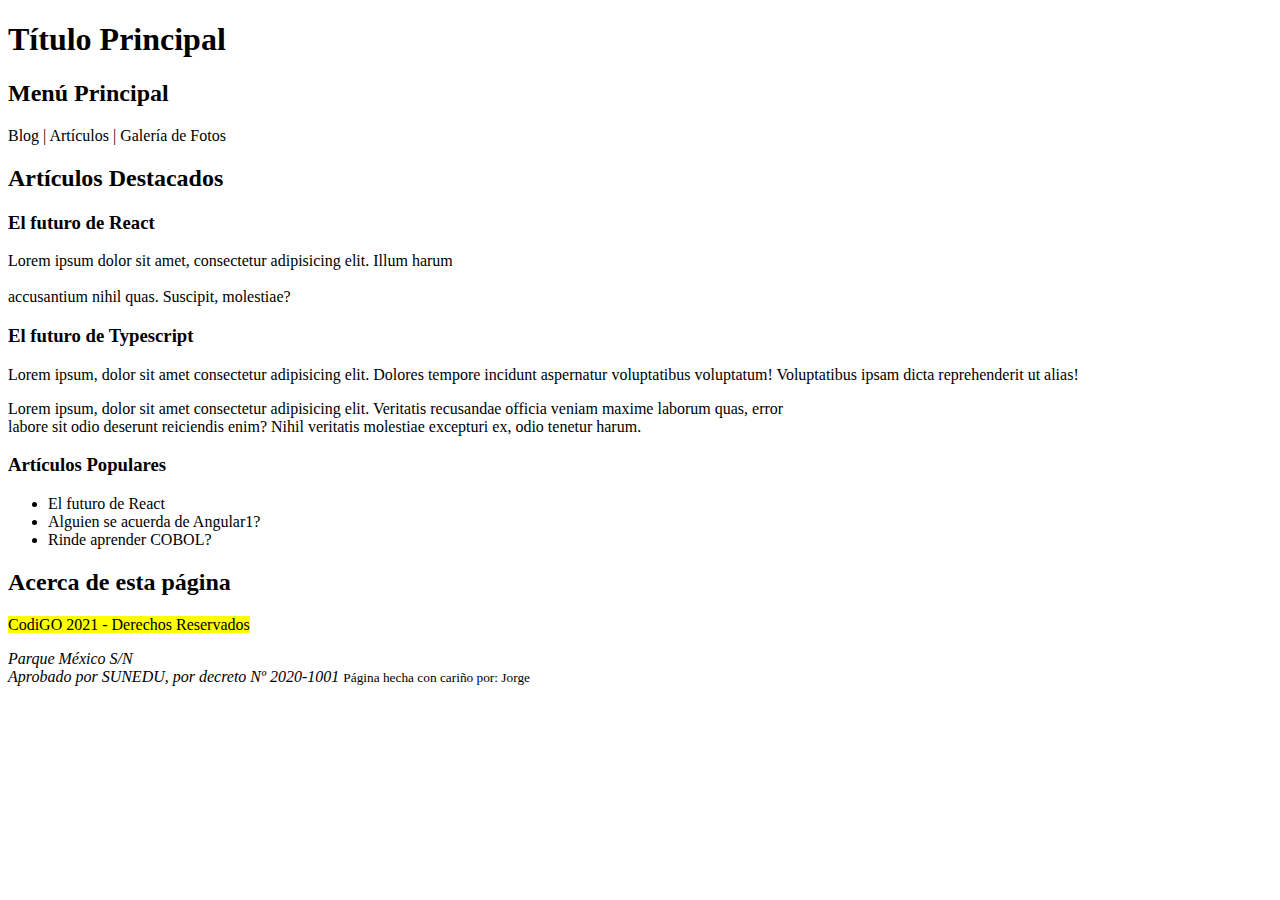
<file: Semana 1/Dia3/htlm5.html>
<!-- primercomentario -->
<!-- 2do comentario -->
<!DOCTYPE html>
<html lang="es">
  <head>
    <!-- HEAD contiene información para el navegador o indexadores, configuración -->
    <meta charset="UTF-8">
    <meta name="description" content="Mi primera página web con HTML5">
    <meta name="keywords" content="Trainee, Codigo, HTML5, Primer, Perú">
    <title>Hola mundo - Código</title>
  </head>
  <body>
    <header>
      <h1>Título Principal</h1>
    </header>
    <nav>
      <h2>Menú Principal</h2>
      Blog | Artículos | Galería de Fotos
    </nav>
    <main>
      <h2>Artículos Destacados</h2>
      <article>
        <h3>El futuro de React</h3>
        <p>
          Lorem ipsum dolor sit amet, consectetur adipisicing elit. Illum harum 
          <br>
          <br>
          accusantium nihil quas. Suscipit, molestiae?
        </p>
      </article>

      <article>
        <h3>El futuro de Typescript</h3>
        <p>
          Lorem ipsum, dolor sit amet consectetur adipisicing elit. Dolores tempore incidunt aspernatur voluptatibus voluptatum! Voluptatibus ipsam dicta reprehenderit ut alias!
        </p>
        <p>
          Lorem ipsum, dolor sit amet consectetur adipisicing elit. Veritatis recusandae officia veniam maxime laborum quas, error 
          <br> 
          labore sit odio deserunt reiciendis enim? Nihil veritatis molestiae excepturi ex, odio tenetur harum.
        </p>
      </article>
    </main>

    <aside>
      <section>
        <h3>Artículos Populares</h3>
        <!-- unordered list -->
        <ul>
          <li>El futuro de React</li>
          <li>Alguien se acuerda de Angular1?</li>
          <li>Rinde aprender COBOL?</li>
        </ul>
      </section>
    </aside>

    <footer>
      <h2>Acerca de esta página</h2>
      <p>
        <mark>
          CodiGO 2021 - Derechos Reservados
        </mark>
        <address>
          Parque México S/N
        </address>
        <cite>
          Aprobado por SUNEDU, por decreto Nº 2020-1001
        </cite>
        <small>
          Página hecha con cariño por: Jorge
        </small>
      </p>
    </footer>
  </body>
</html>
</file>
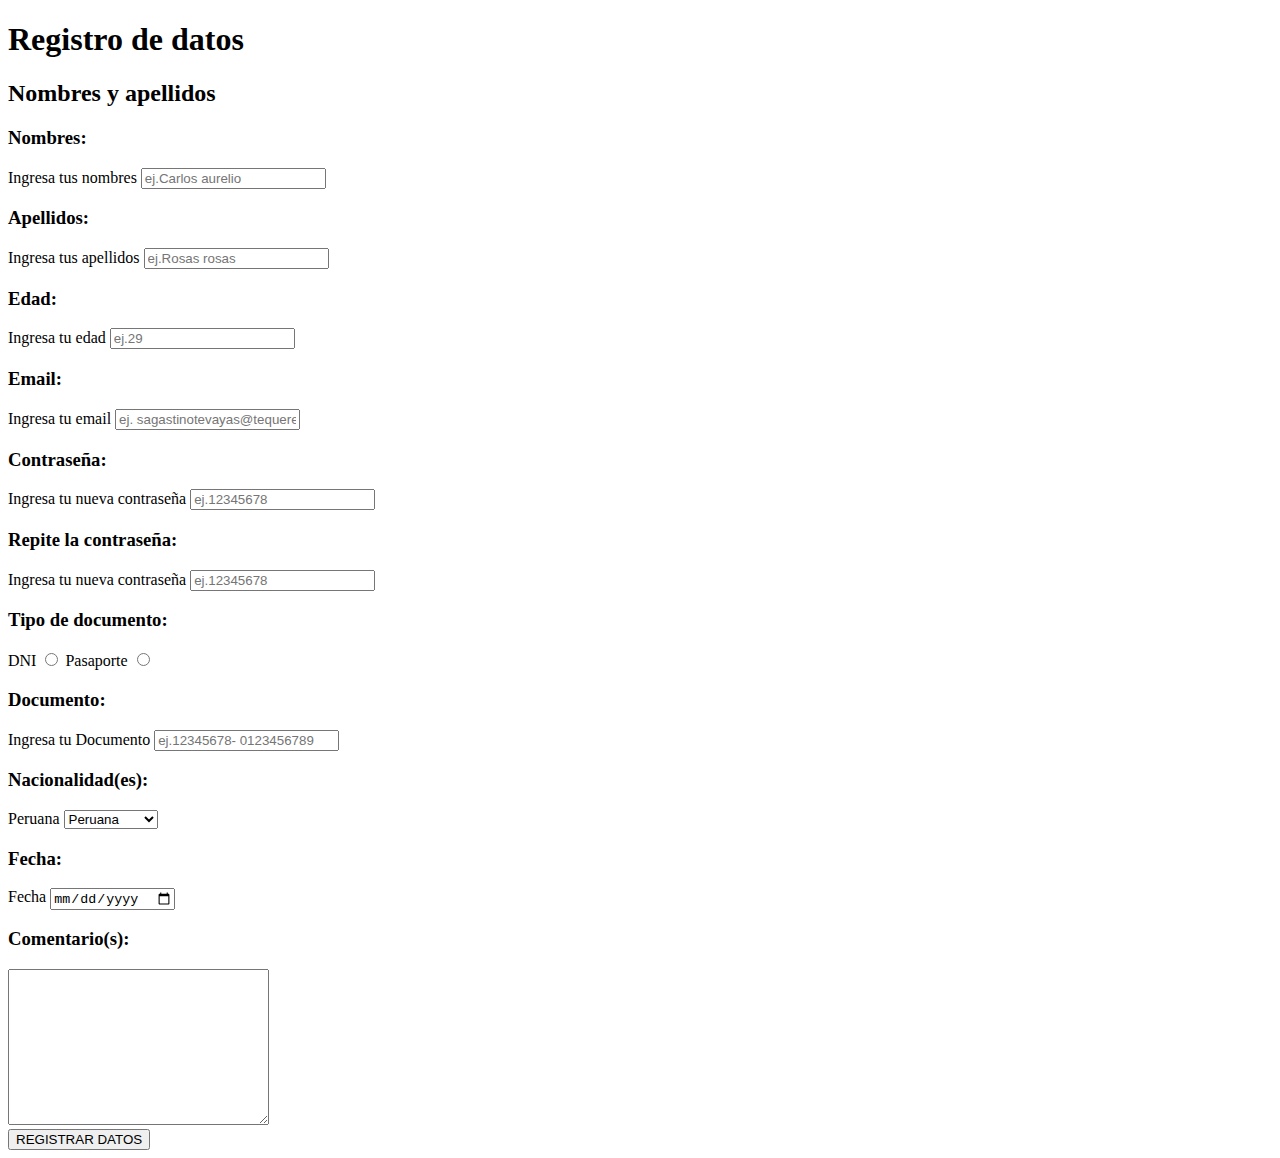
<file: Semana 1/Dia5/forms.html>
<!DOCTYPE html>
<html lang="en">
  <head>
    <meta charset="UTF-8" />
    <meta http-equiv="X-UA-Compatible" content="IE=edge" />
    <meta name="viewport" content="width=device-width, initial-scale=1.0" />
    <title>Formulario</title>
  </head>
  <body>
      <h1>Registro de datos</h1>
    <form>
          <!-- 
            Van a crear un formulario de registro,
            le van a pedir al usurio :
            1) sus nombres
            2) sus apellidos
            3) su edad(que tipo debo usar para los numeros)
            4) su correo electronico
            5) que escriba una nueva contraseña 
            6) que vuelva a escribir la contraseña
            7) que escoja su tipo de documento(le damos a escoger entre dni y pasaporte )
            9) que escoja sus nacionalidades(le damos escoger entre peruana , brasileña , chilena 
            , ecuatoriana, colombiana)
            10) terminar con un input de tipo submit
        -->
        <h2>Nombres y apellidos</h2>

        <h3>Nombres:</h3>
        <label for="nombres">Ingresa tus nombres </label>
        <input type="text" name="nombres" id="nombres" placeholder="ej.Carlos aurelio">
      

        <h3>Apellidos:</h3>
        <label for="apellidos">Ingresa tus apellidos </label>
        <input type="text" name="apellidos" id="apellidos" placeholder="ej.Rosas rosas">
        

        <h3>Edad:</h3>
        <label for="edad">Ingresa tu edad </label>
        <input type="number" name="edad" id="edad" placeholder="ej.29">
       


        <h3>Email:</h3>
        <label for="email">Ingresa tu email </label>
        <input type="email" name="email" id="email" placeholder="ej. sagastinotevayas@tequeremos.com ">
       


        <h3>Contraseña:</h3>
        <label for="contra">Ingresa tu nueva contraseña </label>
        <input type="password" name="contra" id="contra" placeholder="ej.12345678">
       

        <h3> Repite la contraseña:</h3>
        <label for="recontra">Ingresa tu nueva contraseña </label>
        <input type="password" name="recontra" id="recontra" placeholder="ej.12345678">
        


        <h3> Tipo de documento:</h3>
        <label for="dni">DNI </label>
        <input type="radio" name="documento" id="dni" >
        <label for="pasaporte">Pasaporte</label>
        <input type="radio" name="documento" id="pasaporte" >
        

        <h3>Documento:</h3>
        <label for="doc">Ingresa tu Documento </label>
        <input type="number" name="doc" id="doc" placeholder="ej.12345678- 0123456789">
       


        <h3>Nacionalidad(es):</h3>
        <label for="peru">Peruana</label>
<!-- 
        <input type="checkbox" name="peru" id="peru" value="pe">
        <label for="brasil">Brasileña</label>
        <input type="checkbox" name="brasil" id="brasil" value="br">
        <label for="chile">Chilena</label>
        <input type="checkbox" name="chile" id="chile" value="cl">
        <label for="ecuador">Ecuatoriana</label>
        <input type="checkbox" name="ecuador" id="ecuador" value="ec">
        <label for="colombia">Colombiana</label>
        <input type="checkbox" name="colombia" id="colombia" value="co"> -->


        <select name="paises" id="paises">
            <option value="peru">Peruana</option>
            <option value="brasil">Brasileña</option>
            <option value="chile">Chilena</option>
            <option value="colombia">Colombiana</option>
            <option value="ecuador">Ecuatoriana</option>
        </select>


        <h3>Fecha:</h3>
      <label for="fecha">Fecha</label>
      <input type="date" id="fecha" name="fecha">

      <h3>Comentario(s):</h3>
      
      <textarea name="comentario" id="comentario" cols="30" rows="10">
    
      </textarea>

        <br/>
        <button type="submit">REGISTRAR DATOS</button>

    </form>
  </body>
</html>
</file>
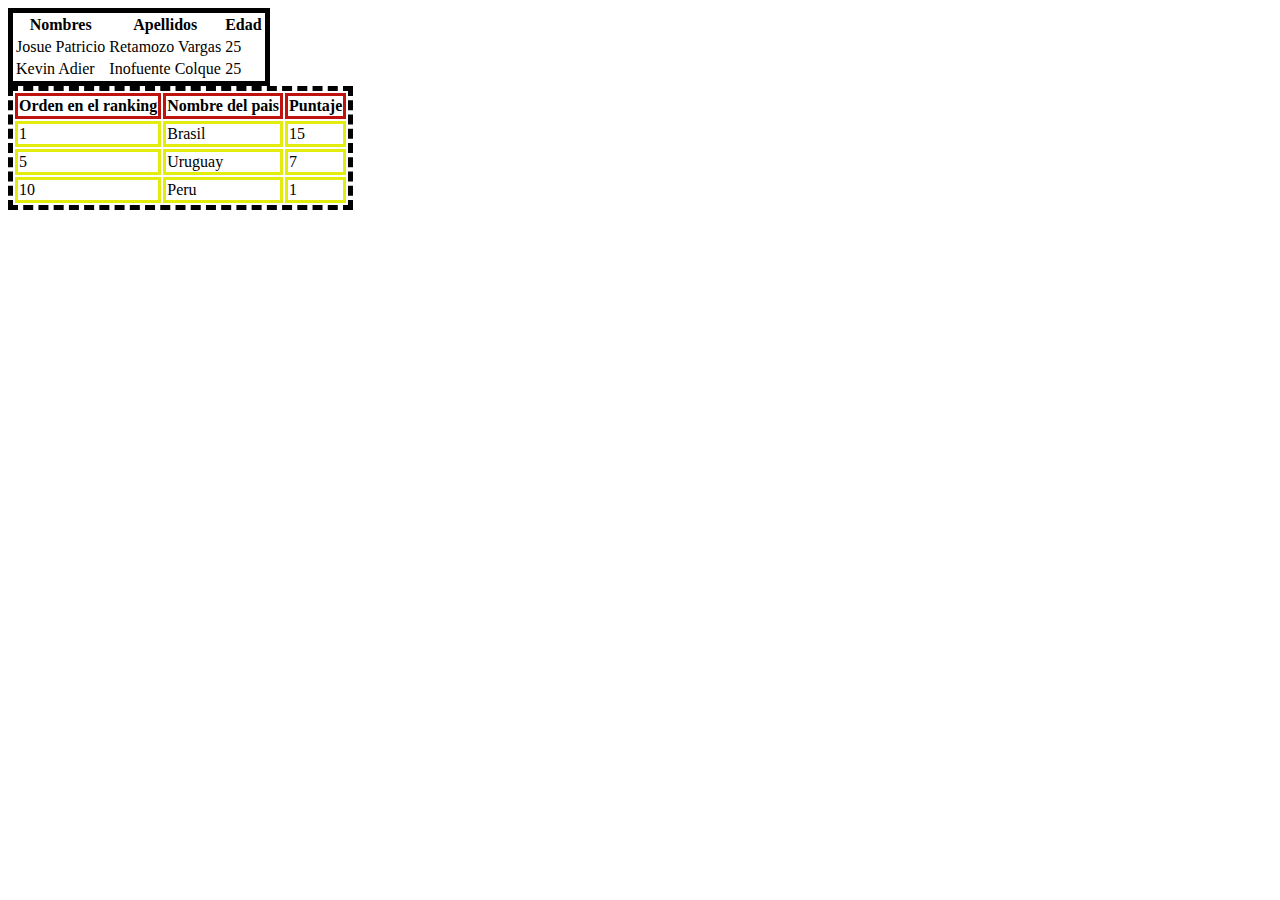
<file: Semana 1/Dia5/tablas.html>
<!DOCTYPE html>
<html lang="en">
  <head>
    <meta charset="UTF-8" />
    <meta http-equiv="X-UA-Compatible" content="IE=edge" />
    <meta name="viewport" content="width=device-width, initial-scale=1.0" />
    <title>Tablas</title>
  </head>
  <body>
    <table style="border: 5px solid black">
      <!-- primera fila -->
      <tr>
        <!-- primera columna -->
        <th>Nombres</th>
        <!-- segunda columna -->
        <th>Apellidos</th>
        <!-- tercera columna -->
        <th>Edad</th>
      </tr>

      <!-- segunda fila -->
      <tr>
        <!-- primera columna -->
        <td>Josue Patricio</td>
        <!-- segunda columna -->
        <td>Retamozo Vargas</td>
        <!-- tercera columna -->
        <td>25</td>
      </tr>

      <!-- tercera fila -->
      <tr>
        <!-- primera columna -->
        <td>Kevin Adier</td>
        <!-- segunda columna -->
        <td>Inofuente Colque</td>
        <!-- tercera columna -->
        <td>25</td>
      </tr>
    </table>

    <table style="border: 5px dashed black">
      <tr style="border: 10px solid rgb(16, 22, 191)">
        <th style="border: 3px solid rgb(191, 19, 16)">Orden en el ranking</th>
        <th style="border: 3px solid rgb(191, 19, 16)">Nombre del pais</th>
        <th style="border: 3px solid rgb(191, 19, 16)">Puntaje</th>
      </tr>
      <tr>
        <td style="border: 3px solid rgb(226, 237, 13)">1</td>
        <td style="border: 3px solid rgb(226, 237, 13)">Brasil</td>
        <td style="border: 3px solid rgb(226, 237, 13)">15</td>
      </tr>
      <tr>
        <td style="border: 3px solid rgb(226, 237, 13)">5</td>
        <td style="border: 3px solid rgb(226, 237, 13)">Uruguay</td>
        <td style="border: 3px solid rgb(226, 237, 13)">7</td>
      </tr>
      <tr>
        <td style="border: 3px solid rgb(226, 237, 13)">10</td>
        <td style="border: 3px solid rgb(226, 237, 13)">Peru</td>
        <td style="border: 3px solid rgb(226, 237, 13)">1</td>
      </tr>
    </table>
  </body>
</html>
</file>
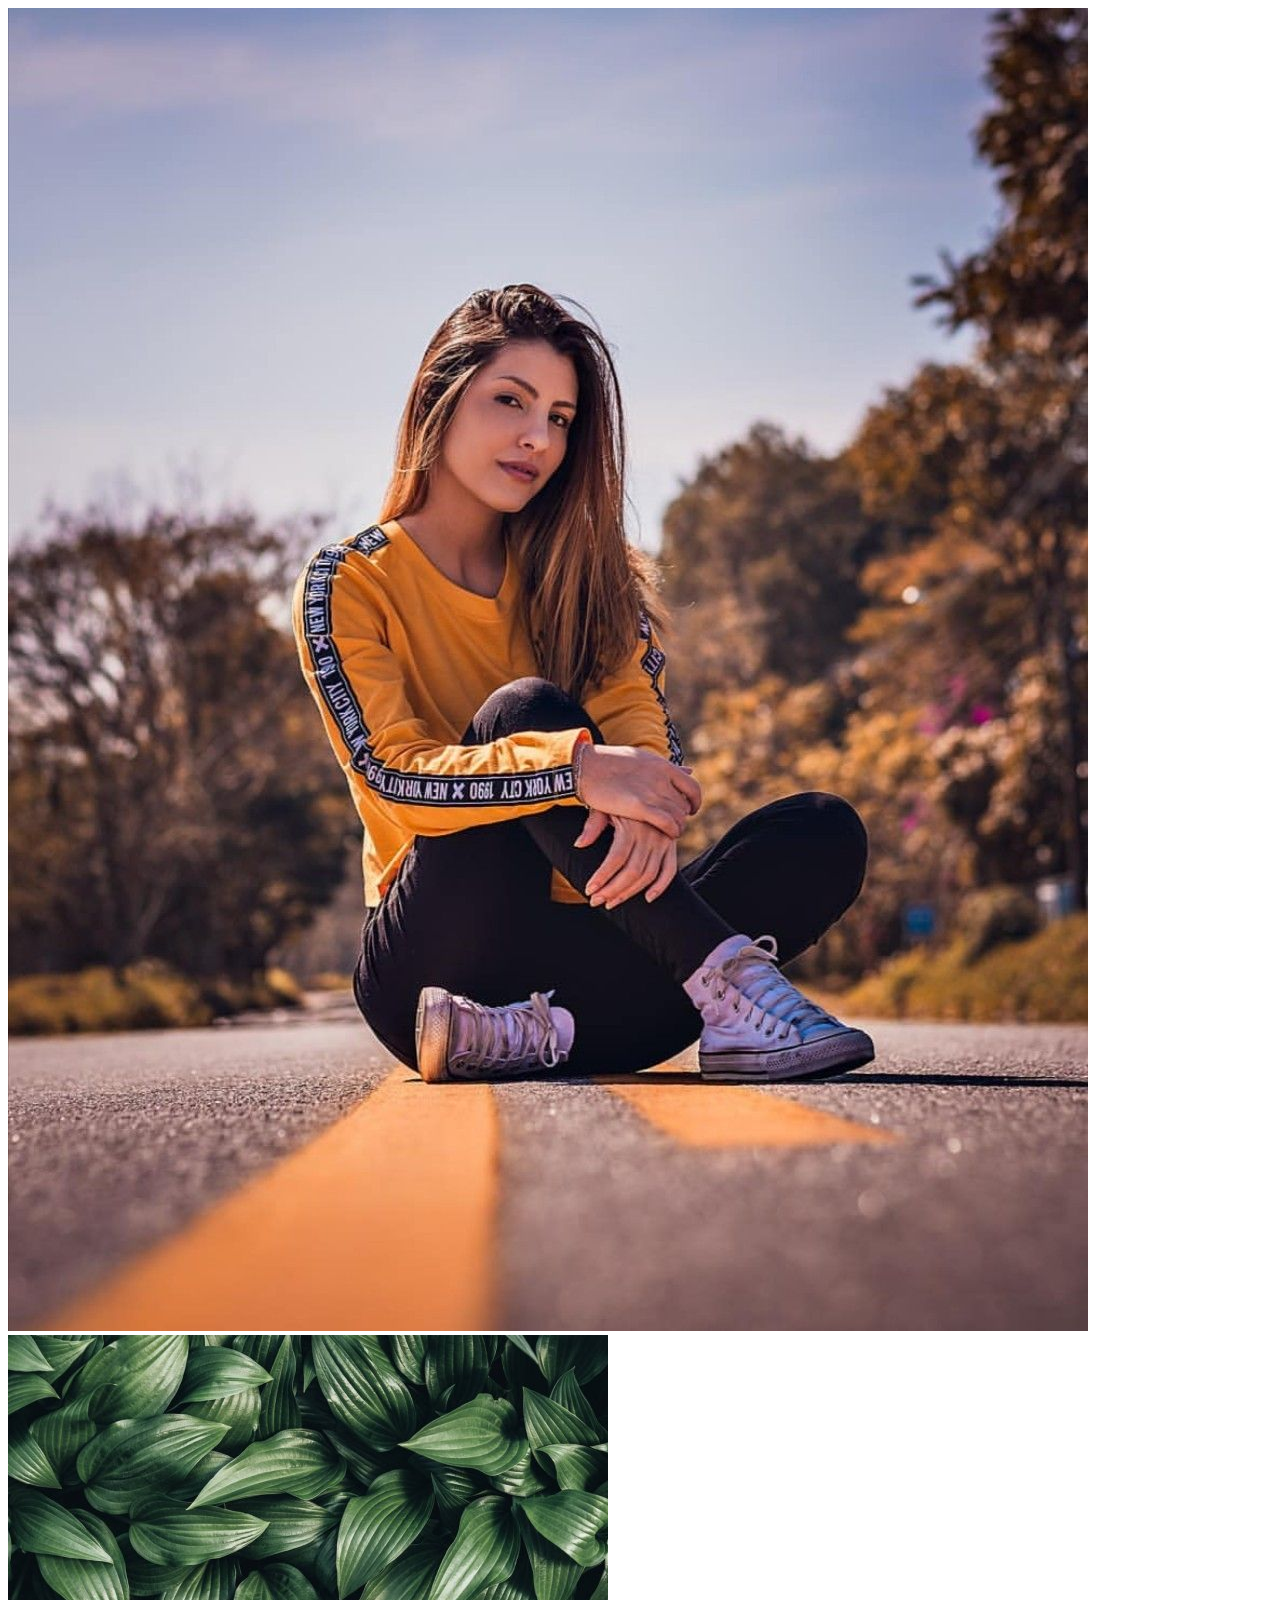
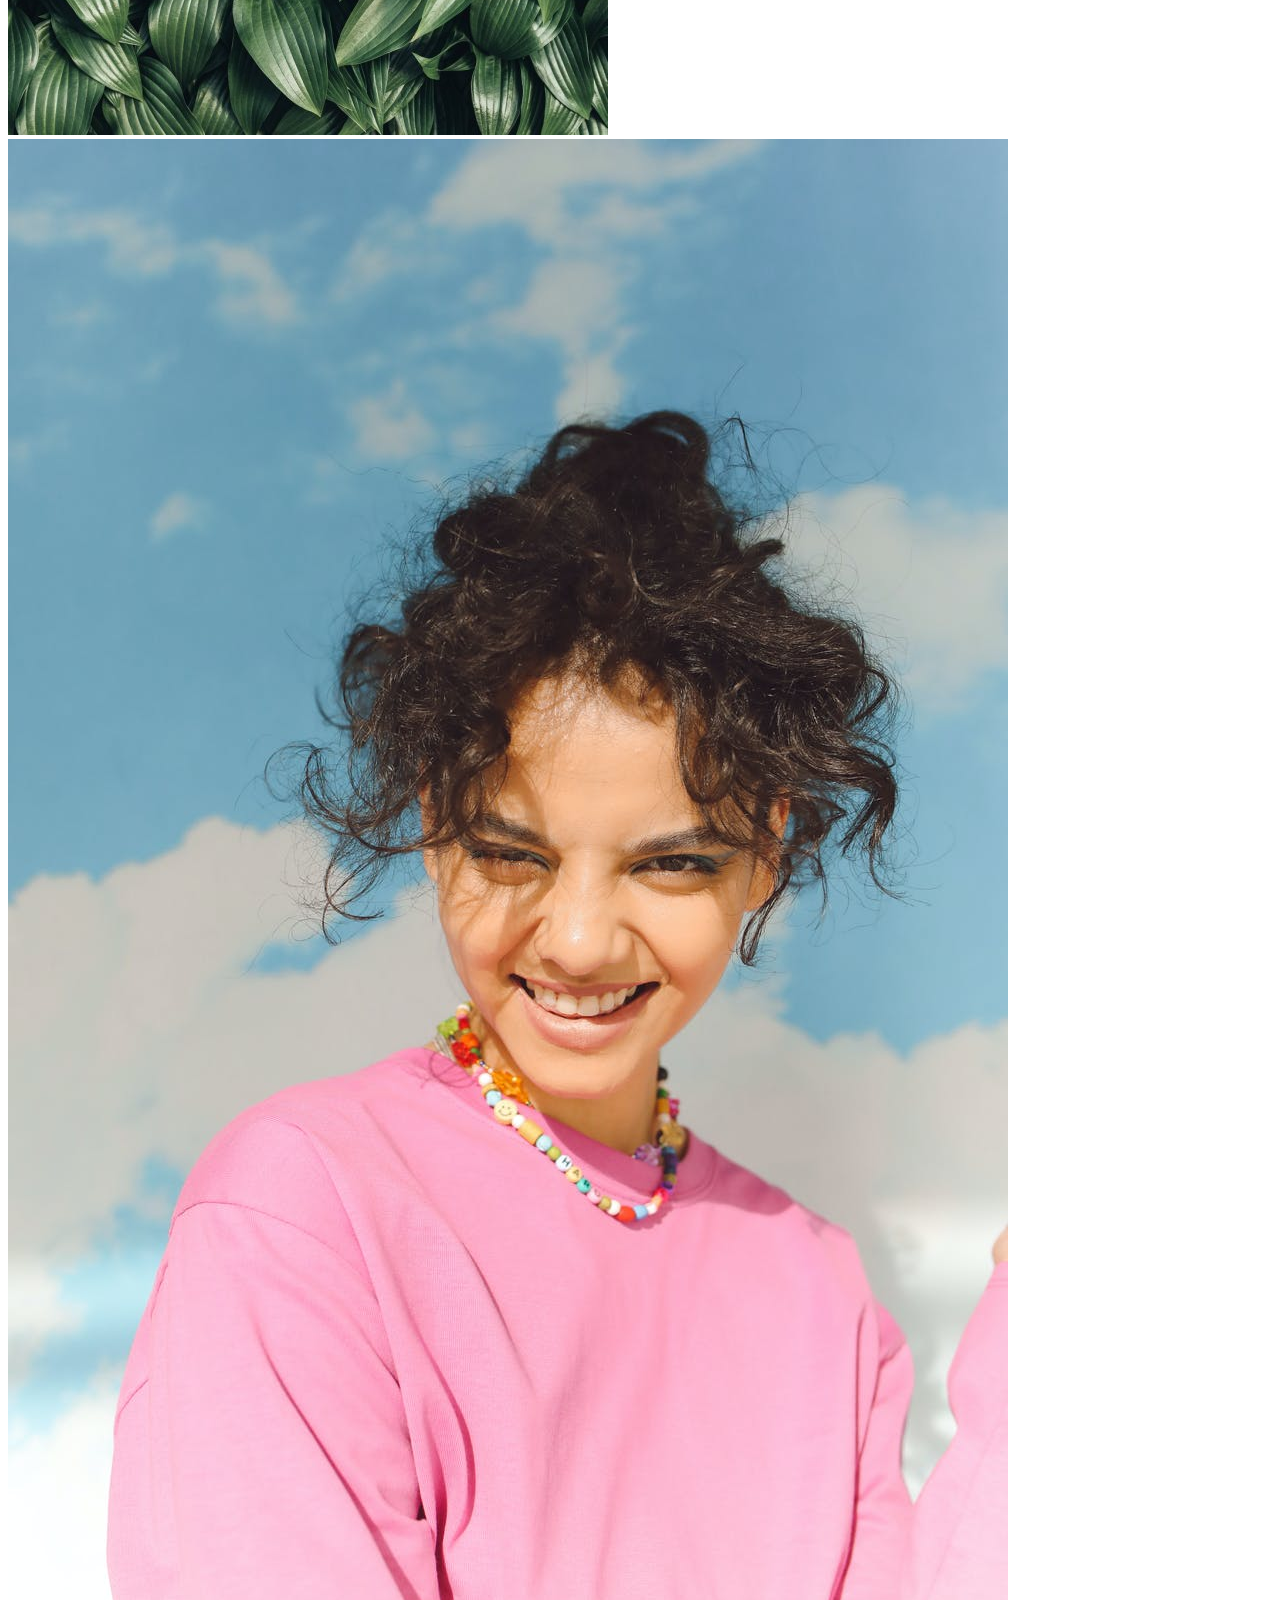
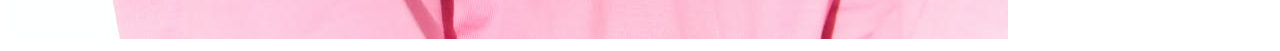
<file: Semana 2/Dia4/filters.html>
<!DOCTYPE html>
<html lang="en">
<head>
    <meta charset="UTF-8">
    <meta http-equiv="X-UA-Compatible" content="IE=edge">
    <meta name="viewport" content="width=device-width, initial-scale=1.0">
    <link rel="stylesheet" href="./filters.css">
    <title>Filtros</title>
</head>
<body>
    <img src="./assets/dayanita.jpg" alt="dayanita" class="filtro">
    <img src="./assets/jdj.jpg" alt="hoja" class="filtro2">
    <img src="./assets/pexels-photo-6988593.jpeg" alt="chica" class="filtro3">
</body>
</html>
</file>
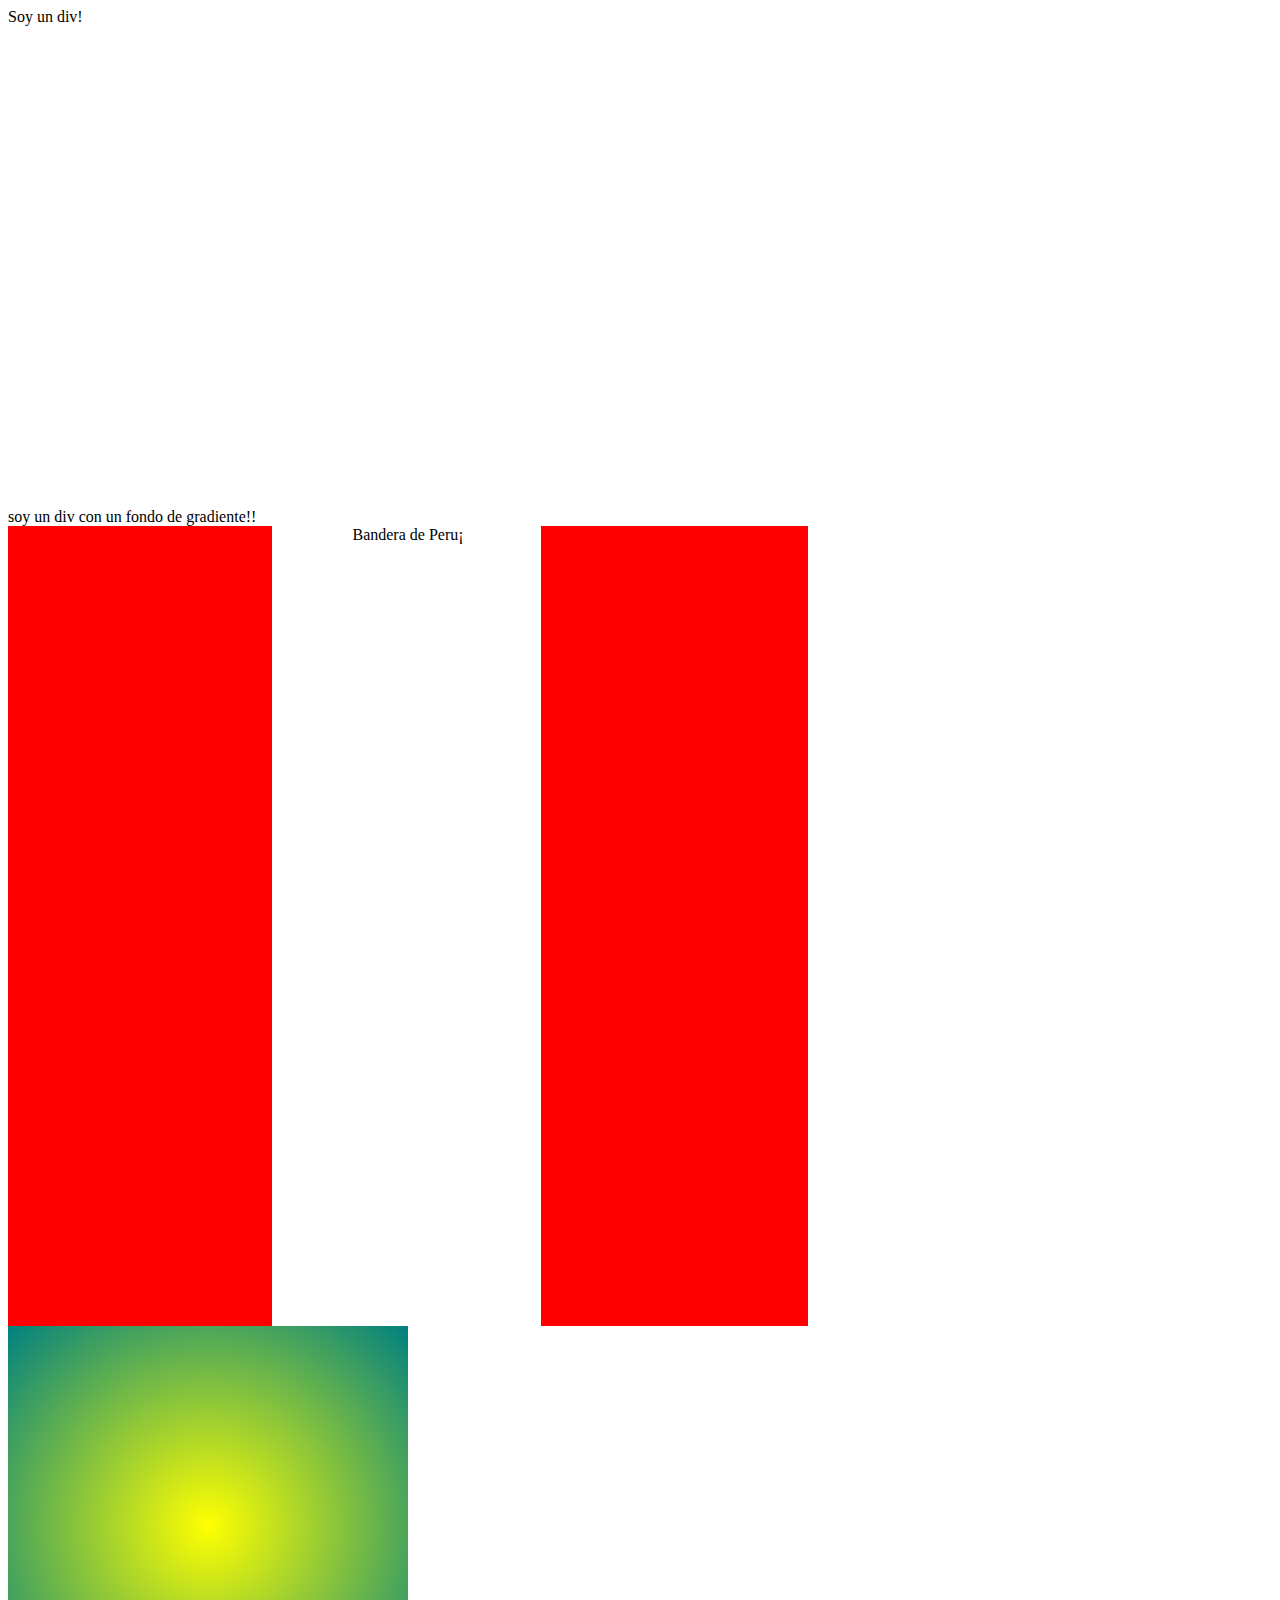
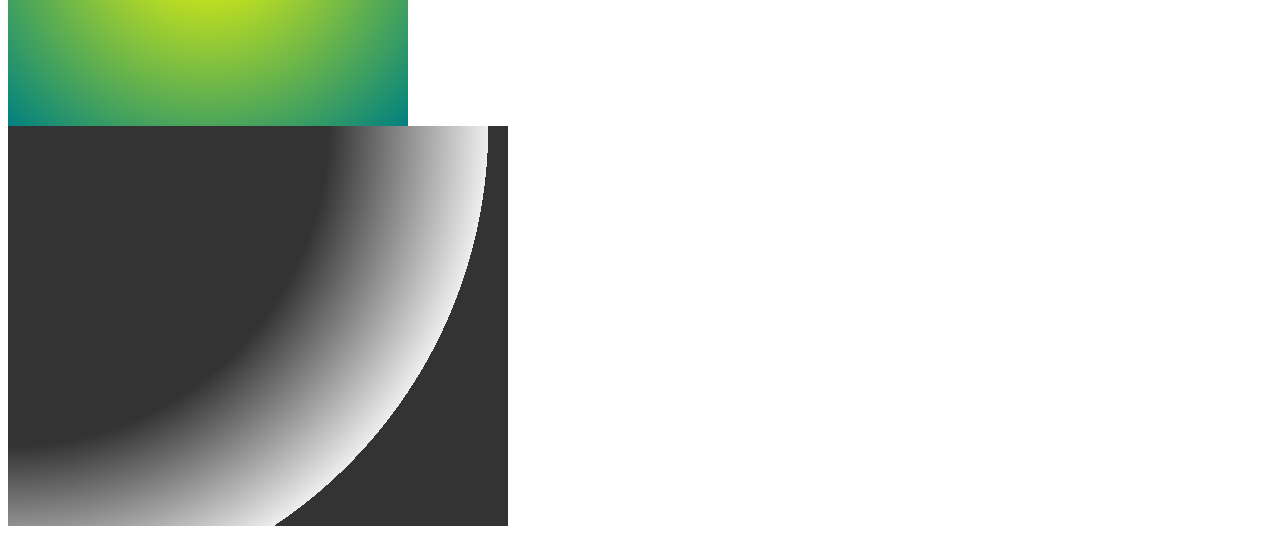
<file: Semana 2/Dia4/gradients.html>
<!DOCTYPE html>
<html lang="es">

<head>
    <meta charset="UTF-8">
    <meta http-equiv="X-UA-Compatible" content="IE=edge">
    <meta name="viewport" content="width=device-width, initial-scale=1.0">
    <link rel="stylesheet" href="./gradients.css" />
    <title>Gradients</title>
</head>

<body>

    <div class="color-solido">Soy un div!</div>
    <div class="gradiente.linear">soy un div con un fondo de gradiente!!</div>
     <div class="bandera">     Bandera de Peru¡</div>
     <div class="gradiente-circular"></div> 
     <div class="another-one"></div>
     <div class="gradiente-conico"></div>
</body>

</html>
</file>
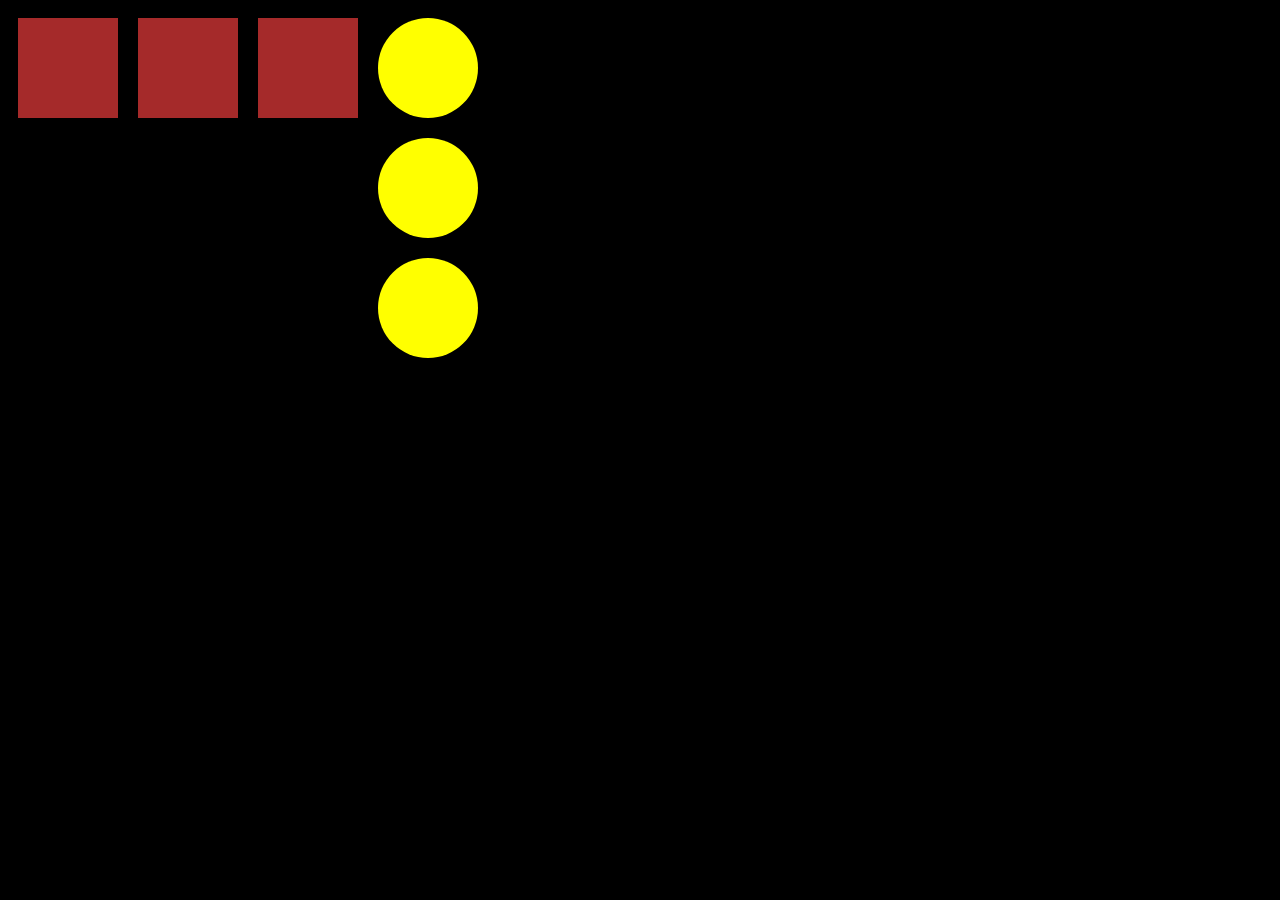
<file: Semana 2/Dia5/tarea.html>
<!DOCTYPE html>
<html lang="en">

<head>
    <meta charset="UTF-8">
    <meta http-equiv="X-UA-Compatible" content="IE=edge">
    <meta name="viewport" content="width=device-width, initial-scale=1.0">
    <link rel="stylesheet" href="./tarea.css">
    <title>Tarea</title>
</head>

<body>
    <div class="caja-horizontal">

        <div class="elemento-de-caja-horizontal"></div>
        <div class="elemento-de-caja-horizontal"></div>
        <div class="elemento-de-caja-horizontal"></div>


        <div class="caja-vertical">
            <div class="elemento-de-caja-vertical"></div>
            <div class="elemento-de-caja-vertical"></div>
            <div class="elemento-de-caja-vertical"></div>

        </div>


</body>

</html>
</file>
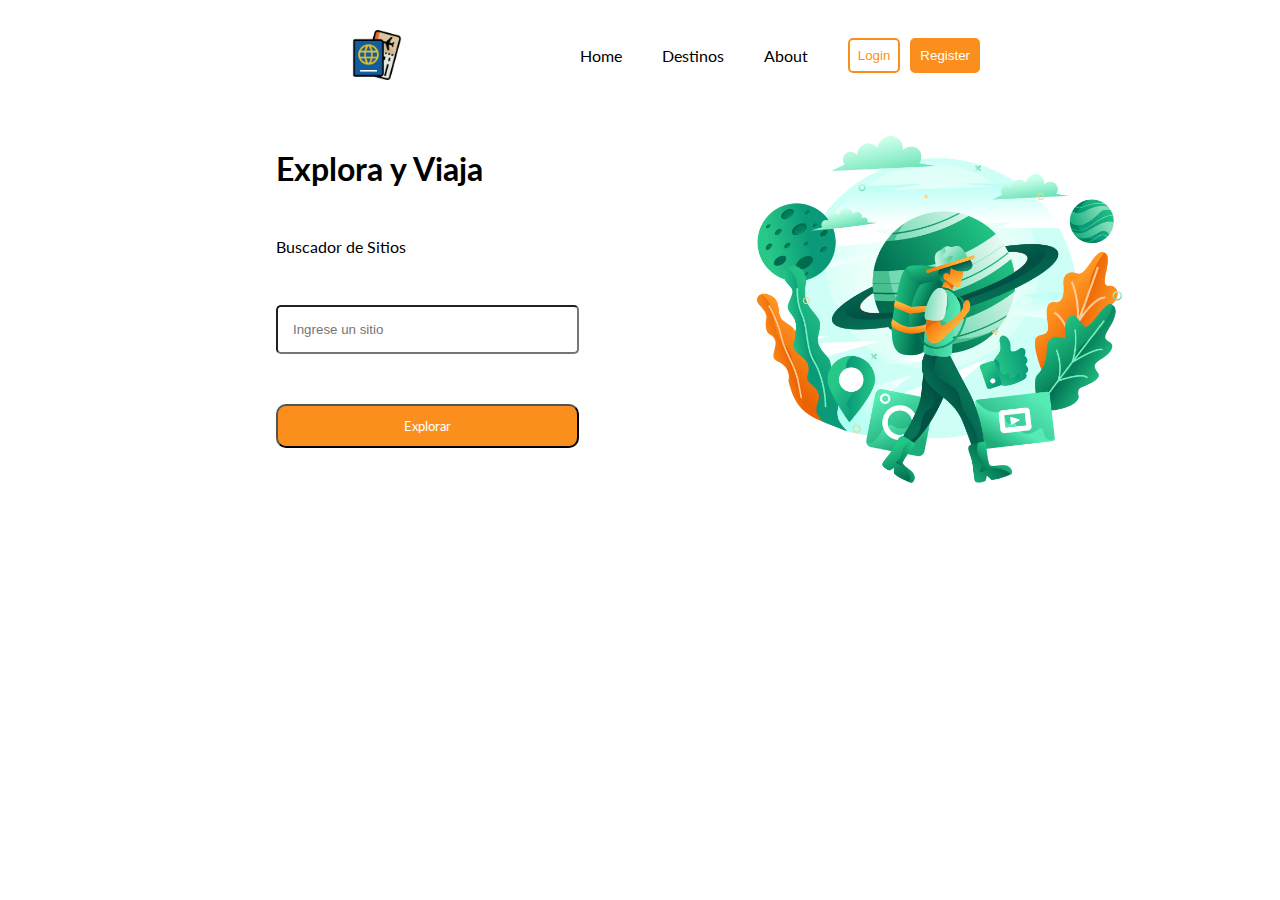
<file: Semana 3/Dia 1/ejemplo.html>
<!DOCTYPE html>
<html lang="en">

<head>
    <meta charset="UTF-8">
    <meta http-equiv="X-UA-Compatible" content="IE=edge">
    <meta name="viewport" content="width=device-width, initial-scale=1.0">
    <title>Document</title>
    <link rel="preconnect" href="https://fonts.gstatic.com">
    <link href="https://fonts.googleapis.com/css2?family=Lato&display=swap" rel="stylesheet">
    <link rel="stylesheet" href="https://cdnjs.cloudflare.com/ajax/libs/font-awesome/5.15.3/css/all.min.css"
        integrity="sha512-iBBXm8fW90+nuLcSKlbmrPcLa0OT92xO1BIsZ+ywDWZCvqsWgccV3gFoRBv0z+8dLJgyAHIhR35VZc2oM/gI1w=="
        crossorigin="anonymous" referrerpolicy="no-referrer" />
    <link rel="stylesheet" href="./ejemplo.css">
</head>


<body>
    <div class="container"></div>
    <nav>
        <img src="./passport.png" alt="logo" />
        <input type="checkbox" id="check">

        <label for="check" class="show-menu-btn">
            <i class="fas fa-user-minus"></i>
        </label>

        <ul class="menu">
            <li>
                Home
            </li>
            <li>Destinos</li>
            <li>About
            <li><button class="btn-login">
                    Login
                </button>
            <li><Button class="btn-register">
                    Register
                </Button></li>
            </li>
            <label for="check" class="hide-menu-btn">
                <i class="fas fa-times"></i>
            </label>
        </li>
      </ul>
    </nav>

    <header>
      <div class="header-content">
        <h1>Explora y Viaja</h1>
        <label>Buscador de Sitios</label>
        <input 
          type="text" 
          placeholder="Ingrese un sitio"
        >
        <button id="btn-search">
          Explorar
        </button>
      </div>
      <div class="header-img">
        <img src="./img/img1.png" alt="img-header">
      </div>
    </header>
  </div>
</body>
</html>
</file>
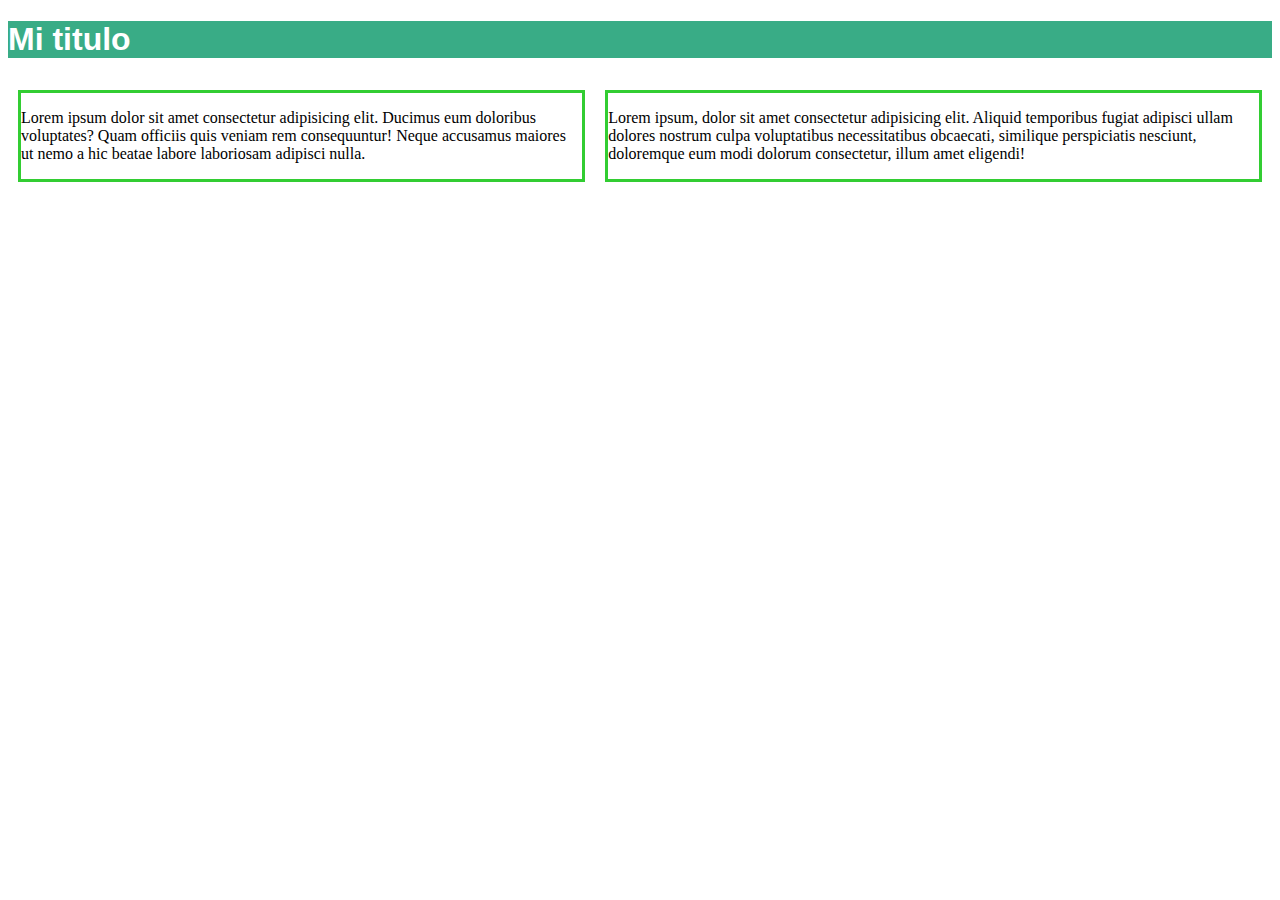
<file: Semana 3/Dia 1/mediaqueries.html>
<!DOCTYPE html>
<html lang="en">

<head>
    <meta charset="UTF-8">
    <meta http-equiv="X-UA-Compatible" content="IE=edge">
    <meta name="viewport" content="width=device-width, initial-scale=1.0">
    <link rel="stylesheet" href="./mediaqueries.css">
    <title>Document</title>
</head>

<body>

    </header>
    <h1>Mi titulo</h1>
    </header>
    <main>
        <article>

            <p>Lorem ipsum dolor sit amet consectetur adipisicing elit. Ducimus eum doloribus voluptates? Quam officiis
                quis veniam rem consequuntur! Neque accusamus maiores ut nemo a hic beatae labore laboriosam adipisci
                nulla.</p>

        </article>
        <article>
            <p>Lorem ipsum, dolor sit amet consectetur adipisicing elit. Aliquid temporibus fugiat adipisci ullam
                dolores nostrum culpa voluptatibus necessitatibus obcaecati, similique perspiciatis nesciunt, doloremque
                eum modi dolorum consectetur, illum amet eligendi!</p>
        </article>
    </main>
</body>

</html>
</file>
<file: Semana 2/Dia4/filters.css>
.filtro3:hover { 
    border-radius: 50%;
    -webkit-filter: hue-rotate(45deg);
    filter: hue-rotate(45deg);
    filter: saturate(50%);
    filter: brightness(45%);
    filter: contrast(39%);
}
</file>
<file: Semana 2/Dia4/gradients.css>
.color-solido {

    width: 500px;
    height: 500px; 
}
.gradiente { 
    
    width: 800px;
    height: 400px;
    background-image: linear-gradient(
    90deg, yellow, green, blue, pink
)}

.bandera { 

    width: 800px;
    height: 800px;
    background-image: linear-gradient(to right,
     red 33%, white 33%, white 66.66%, red 66.66%); text-align: center }

.gradiente-circular {
     width: 400px;
     height:  400px;
     background: radial-gradient(circle,
         yellow, teal)}

         .another-one {

        width: 500px;
        height: 400px;
        background: radial-gradient(circle at top left, #333, #333 50%, #eee  75%, #333 75% );
         }
</file>
<file: Semana 2/Dia5/tarea.css>
*{background-color: black;

 }

 .caja-horizontal { 
     display: flex;
     flex-direction: row;

 }

 .elemento-de-caja-horizontal{ 
     height: 100px;
     width: 100px;
     background-color: brown;
     margin: 10px;
 }
 .caja-vertical {
    display: flex;
    flex-direction: column;
}
.elemento-de-caja-vertical {
    border-radius: 50px;
    height: 100px;
    width: 100px;
    background-color: yellow;
    margin: 10px;
}
</file>
<file: Semana 3/Dia 1/ejemplo.css>
*{
    margin:0;
    padding:0;
    box-sizing: border-box;
    /* border:1px solid gray; */
  }
  
  /* variables */
  :root{
    --color-primario:#FB8F1D;
    --color-secundario: #1ABE84; 
  }
  
  nav{
    font-family: 'Lato', sans-serif;
    display:flex;
    justify-content: space-between;
    margin-top:30px;
    margin-left: 280px;
    margin-right: 280px;
  }
  
  /* todos los img dentro de nav */
  nav img{
    max-width: 50px;
    margin-left: 10%;
 
    
  }
  
  .container{
    max-width:900px;
    margin:0 auto;
  }
  
  nav ul{
    display:flex;
    align-items: center;

  }
  
  nav li{
    list-style: none;
    /* margin:arribaabajo costados */
    margin: 0 20px;
    cursor:pointer;
  }
  /* del nav el elemento de tipo li numero 4 */
  nav li:nth-of-type(4){
    margin-right: 5px;
  }
  
  nav li:nth-of-type(5){
    margin-left: 5px;
  }
  
  button{
    outline:none;
  }
  
  .btn-register{
    background-color: var(--color-primario);
    color:white;
    padding:8px;
    border-radius:5px;
    border:2px solid var(--color-primario);

  }
  
  .btn-login{
    background-color: white;
    color:var(--color-primario);
    padding:8px;
    border-radius:5px;
    border:2px solid var(--color-primario);
  }

  /*agregando RWD al meno*/

  #check{
      position: absolute;
      visibility: hidden;
      z-index: -99;
  } 

  .menu{
      transition: 0.5s;

  }

  .show-menu-btn, .hide-menu-btn{
      cursor: pointer;
      font-size: 30px;
      display: none;
  }
/*header*/

  header{
    display:flex;
  }

  /* izquierda: header-content*/
  .header-content{
    width: 45%;
    padding: 20px;
    display: flex;
    flex-direction: column;
    justify-content: space-evenly;
    margin-left: 20%;
    margin-right: 10%;
  }

  h1, label{
    font-family: 'Lato', sans-serif;
  }

  .header-content input{
    padding: 15px;
    border-radius: 5px;

  }

  #btn-search{
    background-color: var(--color-primario);
    padding: 12px;
    color: white;
    width: 40%;
    min-width: 100%;
    border-radius: 10px;
    font-family: 'Lato', sans-serif;
  }

  /*derecha: header-img*/
  .header-img{
    width: 55%;
    padding: 30px;
    margin-top: 2%;
    margin-right: 10%;
  }

  .header-img > img{
    max-width: 100%;
  }

  @media screen and (max-width:768px) {
      /*menu*/
    
  .menu{
      position: fixed;
      background-color: var(--color-secundario);
      width: 100%;
      height: 100vh;
      top: 0;
      right: -100%; /*esto me va  aservir para esconder mi menu*/
      text-align: center;
      padding: 100px 0;  /*padding arriba y abajo costados*/
      z-index: 20;
      flex-direction: column;
     }

      .menu li{
      padding: 20px;
      font-size: 26px;
     }

     .btn-login, .btn-register{
         font-size: 26px;

     }

     .hide-menu-btn {
         position: absolute;
         top: 50px;
         right: 50px;
     }
     
     .show-menu-btn, .hide-menu-btn{
         display: block;
         padding-right: 10px;
     }

     /*la pseudo clase hace referencia si mi checkbox está activado*/
     #check:checked ~ .menu{
     right: 0;
    }
 }
</file>
<file: Semana 3/Dia 1/mediaqueries.css>
h1{
    background-color: hsl(160, 50%, 45%);
    color: white;
    font-family: Arial, Helvetica, sans-serif;
    }

    article{
        border: 3px solid limegreen;
        margin: 10px;
    }  

    main{
        display: flex;

    }

    @media screen and (max-width:768px){

    h1{
        background-color:rebeccapurple;
        color: salmon;
        font-size: 40px:
    }
}

@media screen and ( max-width:430px ){
    h1 {
    background-color:rgb(255, 255, 100)
}

main{
    display:column;
}
</file>
